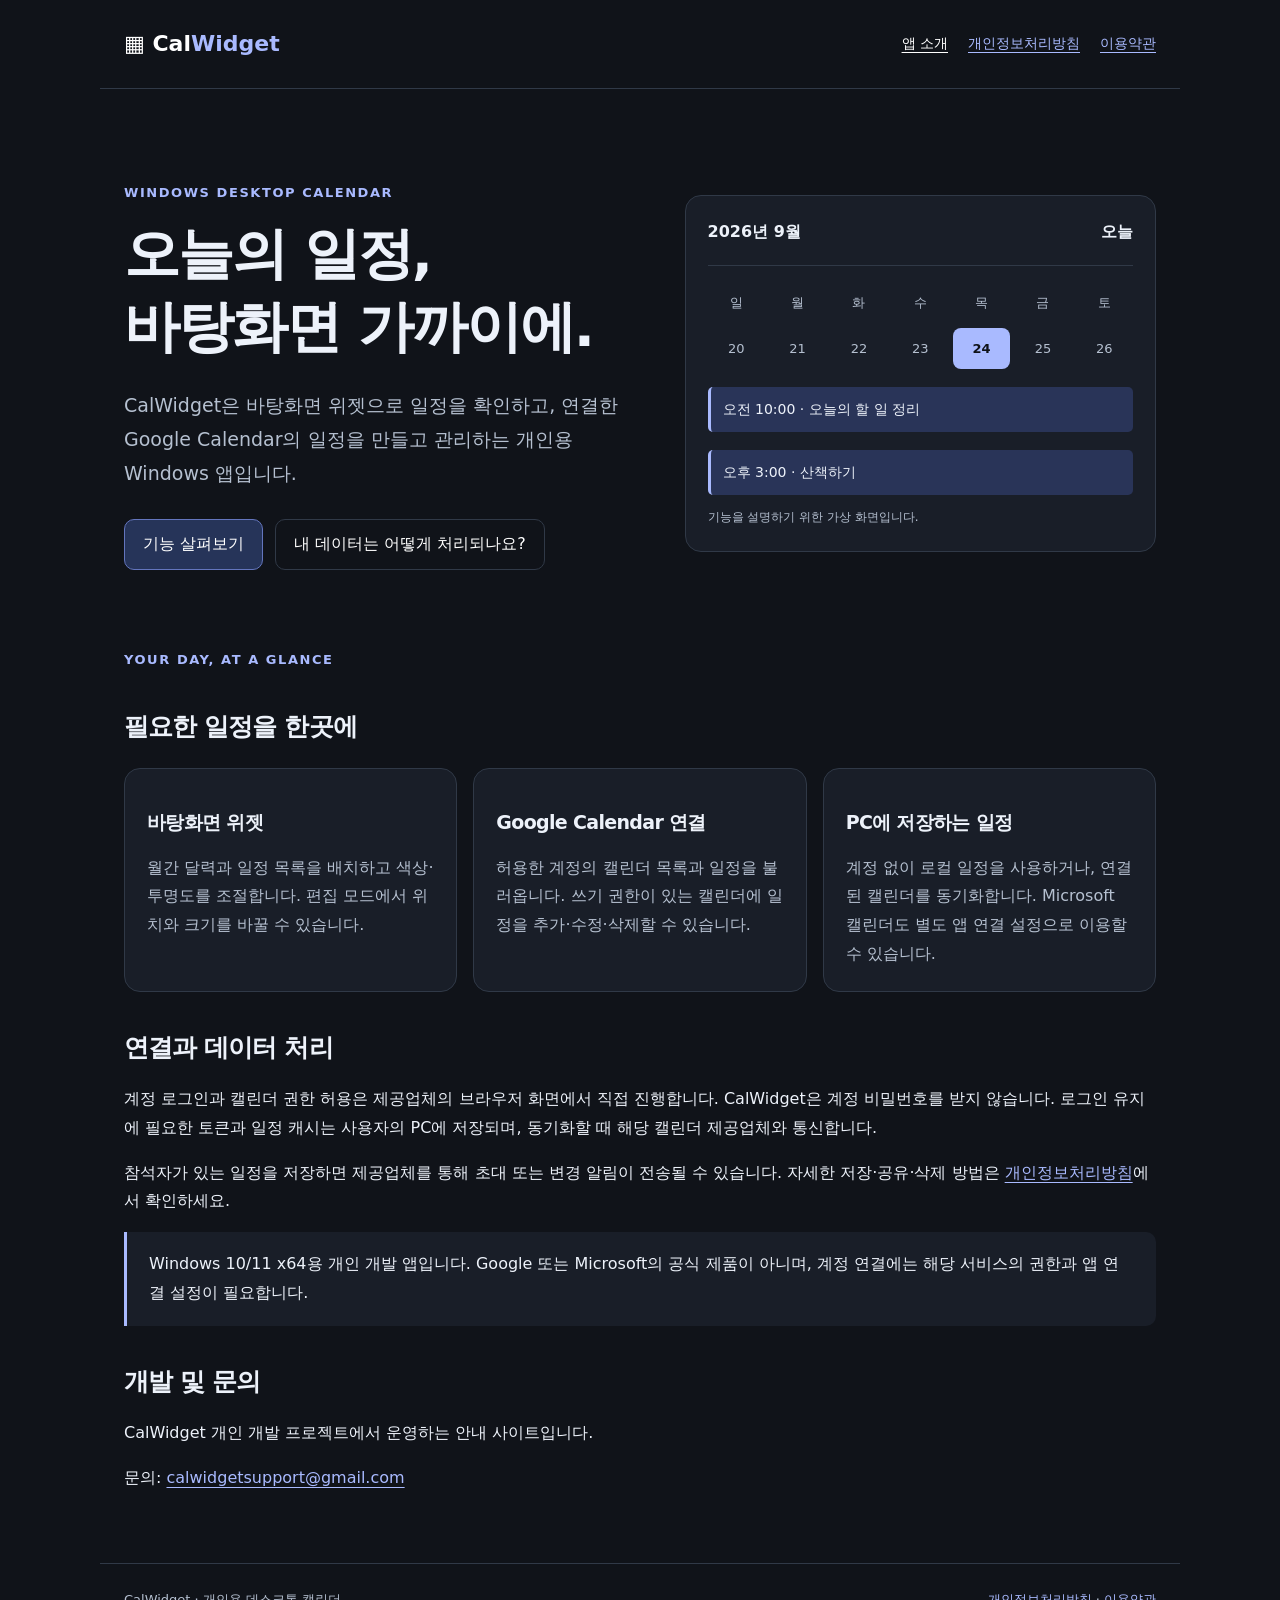
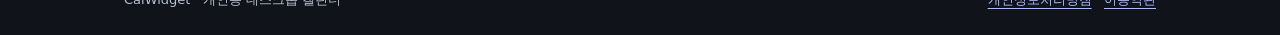
<file: index.html>
<!doctype html>
<html lang="ko"><head><meta name="google-site-verification" content="nTYqrsvhbCy41HVGqElW93qrGfR8SC0WwP6NBYtqBHs" /><meta charset="utf-8"><meta name="viewport" content="width=device-width,initial-scale=1"><meta name="description" content="CalWidget은 Windows 바탕화면에서 일정을 확인하고 Google Calendar와 동기화하는 개인용 캘린더 앱입니다."><title>CalWidget · 바탕화면에서 만나는 나의 일정</title><link rel="stylesheet" href="styles.css"></head>
<body><header><a class="brand" href="index.html">▦ Cal<span>Widget</span></a><nav aria-label="주 메뉴"><a href="index.html" aria-current="page">앱 소개</a><a href="privacy.html">개인정보처리방침</a><a href="terms.html">이용약관</a></nav></header>
<main><section class="hero"><div><p class="eyebrow">WINDOWS DESKTOP CALENDAR</p><h1>오늘의 일정,<br>바탕화면 가까이에.</h1><p class="lead">CalWidget은 바탕화면 위젯으로 일정을 확인하고, 연결한 Google Calendar의 일정을 만들고 관리하는 개인용 Windows 앱입니다.</p><a class="button" href="#features">기능 살펴보기</a><a class="button secondary" href="privacy.html">내 데이터는 어떻게 처리되나요?</a></div><div class="calendar" aria-label="가상 일정으로 구성한 캘린더 예시"><header><span>2026년 9월</span><span>오늘</span></header><div class="grid"><span>일</span><span>월</span><span>화</span><span>수</span><span>목</span><span>금</span><span>토</span><span>20</span><span>21</span><span>22</span><span>23</span><span class="today">24</span><span>25</span><span>26</span></div><div class="sample-event">오전 10:00 · 오늘의 할 일 정리</div><div class="sample-event">오후 3:00 · 산책하기</div><p class="caption">기능을 설명하기 위한 가상 화면입니다.</p></div></section>
<section id="features"><p class="eyebrow">YOUR DAY, AT A GLANCE</p><h2>필요한 일정을 한곳에</h2><div class="cards"><article class="card"><h3>바탕화면 위젯</h3><p>월간 달력과 일정 목록을 배치하고 색상·투명도를 조절합니다. 편집 모드에서 위치와 크기를 바꿀 수 있습니다.</p></article><article class="card"><h3>Google Calendar 연결</h3><p>허용한 계정의 캘린더 목록과 일정을 불러옵니다. 쓰기 권한이 있는 캘린더에 일정을 추가·수정·삭제할 수 있습니다.</p></article><article class="card"><h3>PC에 저장하는 일정</h3><p>계정 없이 로컬 일정을 사용하거나, 연결된 캘린더를 동기화합니다. Microsoft 캘린더도 별도 앱 연결 설정으로 이용할 수 있습니다.</p></article></div></section>
<section><h2>연결과 데이터 처리</h2><p>계정 로그인과 캘린더 권한 허용은 제공업체의 브라우저 화면에서 직접 진행합니다. CalWidget은 계정 비밀번호를 받지 않습니다. 로그인 유지에 필요한 토큰과 일정 캐시는 사용자의 PC에 저장되며, 동기화할 때 해당 캘린더 제공업체와 통신합니다.</p><p>참석자가 있는 일정을 저장하면 제공업체를 통해 초대 또는 변경 알림이 전송될 수 있습니다. 자세한 저장·공유·삭제 방법은 <a href="privacy.html">개인정보처리방침</a>에서 확인하세요.</p><div class="notice">Windows 10/11 x64용 개인 개발 앱입니다. Google 또는 Microsoft의 공식 제품이 아니며, 계정 연결에는 해당 서비스의 권한과 앱 연결 설정이 필요합니다.</div></section>
<section id="contact"><h2>개발 및 문의</h2><p>CalWidget 개인 개발 프로젝트에서 운영하는 안내 사이트입니다.</p><p class="contact">문의: <a data-contact href="mailto:calwidgetsupport@gmail.com">calwidgetsupport@gmail.com</a></p></section></main><footer><span>CalWidget · 개인용 데스크톱 캘린더</span><span><a href="privacy.html">개인정보처리방침</a> · <a href="terms.html">이용약관</a></span></footer></body></html>
</file>
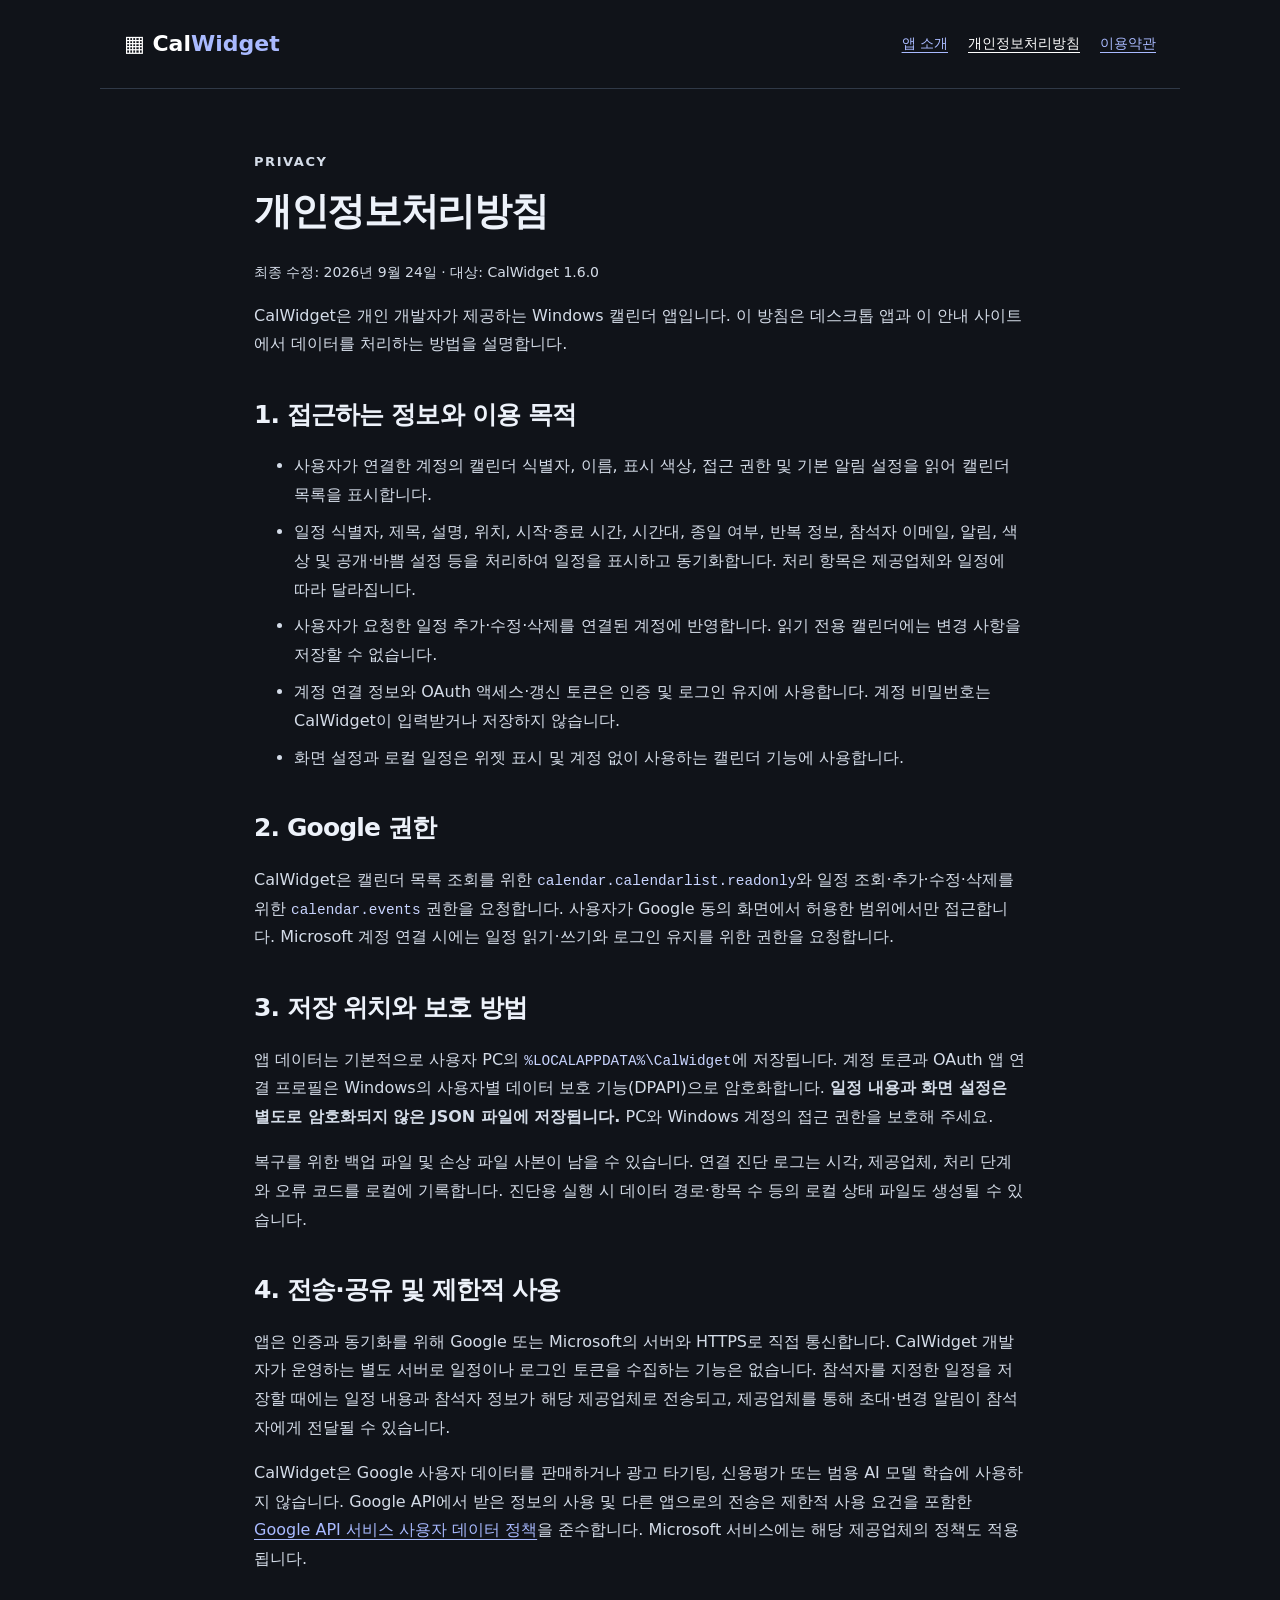
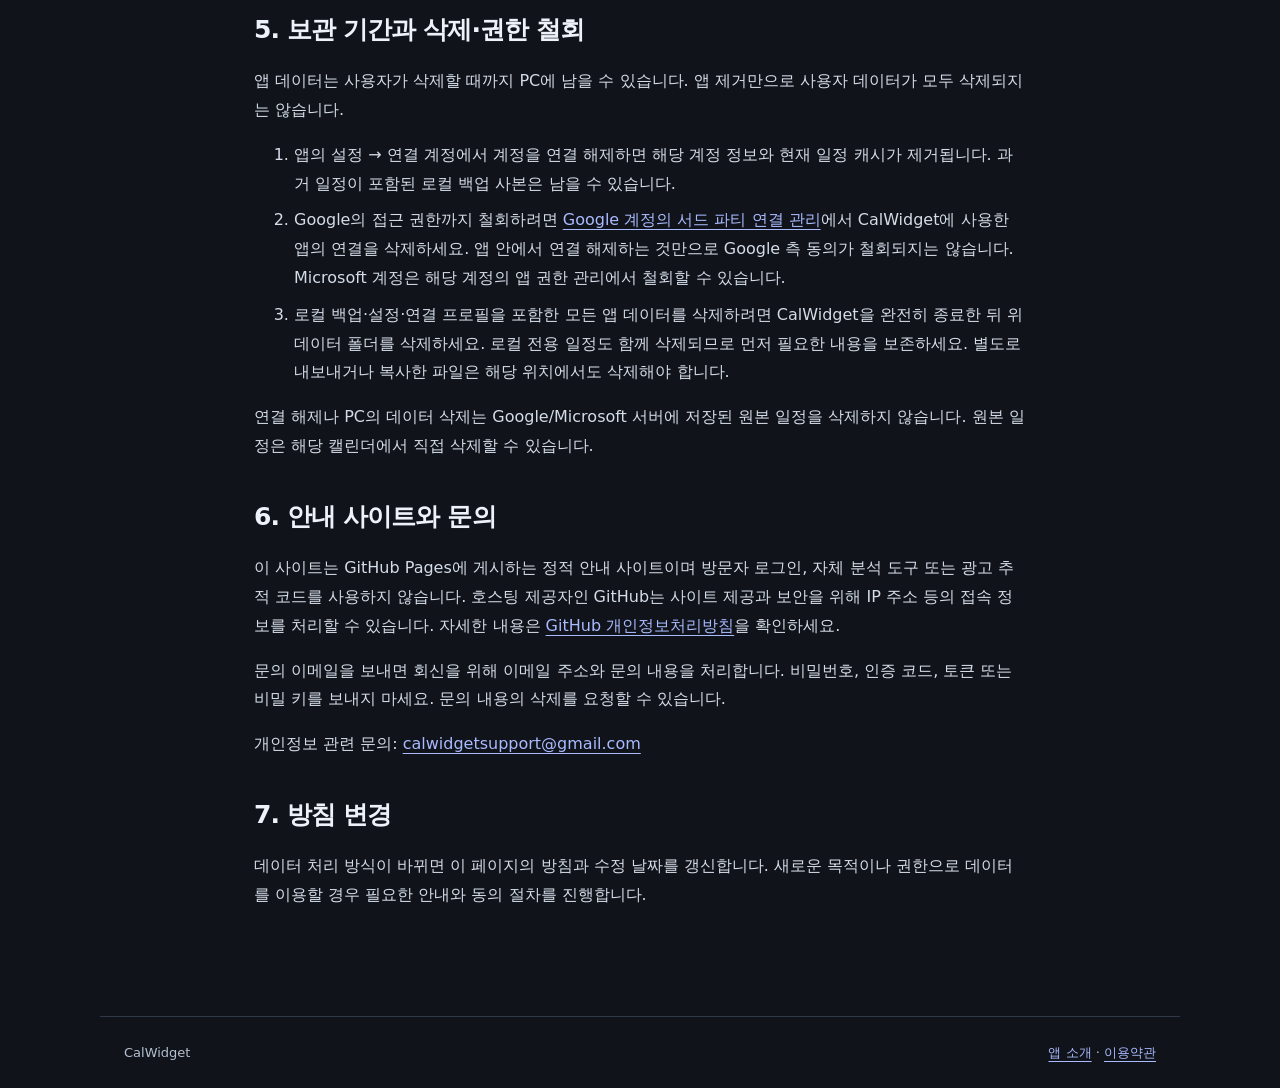
<file: privacy.html>
<!doctype html>
<html lang="ko"><head><meta charset="utf-8"><meta name="viewport" content="width=device-width,initial-scale=1"><meta name="description" content="CalWidget의 캘린더 데이터 접근, 사용, 저장, 공유 및 삭제 방법을 설명합니다."><title>개인정보처리방침 · CalWidget</title><link rel="stylesheet" href="styles.css"></head><body><header><a class="brand" href="index.html">▦ Cal<span>Widget</span></a><nav aria-label="주 메뉴"><a href="index.html">앱 소개</a><a href="privacy.html" aria-current="page">개인정보처리방침</a><a href="terms.html">이용약관</a></nav></header>
<main class="document"><p class="eyebrow">PRIVACY</p><h1>개인정보처리방침</h1><p class="date">최종 수정: 2026년 9월 24일 · 대상: CalWidget 1.6.0</p><p>CalWidget은 개인 개발자가 제공하는 Windows 캘린더 앱입니다. 이 방침은 데스크톱 앱과 이 안내 사이트에서 데이터를 처리하는 방법을 설명합니다.</p>
<h2>1. 접근하는 정보와 이용 목적</h2><ul><li>사용자가 연결한 계정의 캘린더 식별자, 이름, 표시 색상, 접근 권한 및 기본 알림 설정을 읽어 캘린더 목록을 표시합니다.</li><li>일정 식별자, 제목, 설명, 위치, 시작·종료 시간, 시간대, 종일 여부, 반복 정보, 참석자 이메일, 알림, 색상 및 공개·바쁨 설정 등을 처리하여 일정을 표시하고 동기화합니다. 처리 항목은 제공업체와 일정에 따라 달라집니다.</li><li>사용자가 요청한 일정 추가·수정·삭제를 연결된 계정에 반영합니다. 읽기 전용 캘린더에는 변경 사항을 저장할 수 없습니다.</li><li>계정 연결 정보와 OAuth 액세스·갱신 토큰은 인증 및 로그인 유지에 사용합니다. 계정 비밀번호는 CalWidget이 입력받거나 저장하지 않습니다.</li><li>화면 설정과 로컬 일정은 위젯 표시 및 계정 없이 사용하는 캘린더 기능에 사용합니다.</li></ul>
<h2>2. Google 권한</h2><p>CalWidget은 캘린더 목록 조회를 위한 <code>calendar.calendarlist.readonly</code>와 일정 조회·추가·수정·삭제를 위한 <code>calendar.events</code> 권한을 요청합니다. 사용자가 Google 동의 화면에서 허용한 범위에서만 접근합니다. Microsoft 계정 연결 시에는 일정 읽기·쓰기와 로그인 유지를 위한 권한을 요청합니다.</p>
<h2>3. 저장 위치와 보호 방법</h2><p>앱 데이터는 기본적으로 사용자 PC의 <code>%LOCALAPPDATA%\CalWidget</code>에 저장됩니다. 계정 토큰과 OAuth 앱 연결 프로필은 Windows의 사용자별 데이터 보호 기능(DPAPI)으로 암호화합니다. <strong>일정 내용과 화면 설정은 별도로 암호화되지 않은 JSON 파일에 저장됩니다.</strong> PC와 Windows 계정의 접근 권한을 보호해 주세요.</p><p>복구를 위한 백업 파일 및 손상 파일 사본이 남을 수 있습니다. 연결 진단 로그는 시각, 제공업체, 처리 단계와 오류 코드를 로컬에 기록합니다. 진단용 실행 시 데이터 경로·항목 수 등의 로컬 상태 파일도 생성될 수 있습니다.</p>
<h2>4. 전송·공유 및 제한적 사용</h2><p>앱은 인증과 동기화를 위해 Google 또는 Microsoft의 서버와 HTTPS로 직접 통신합니다. CalWidget 개발자가 운영하는 별도 서버로 일정이나 로그인 토큰을 수집하는 기능은 없습니다. 참석자를 지정한 일정을 저장할 때에는 일정 내용과 참석자 정보가 해당 제공업체로 전송되고, 제공업체를 통해 초대·변경 알림이 참석자에게 전달될 수 있습니다.</p><p>CalWidget은 Google 사용자 데이터를 판매하거나 광고 타기팅, 신용평가 또는 범용 AI 모델 학습에 사용하지 않습니다. Google API에서 받은 정보의 사용 및 다른 앱으로의 전송은 제한적 사용 요건을 포함한 <a href="https://developers.google.com/terms/api-services-user-data-policy">Google API 서비스 사용자 데이터 정책</a>을 준수합니다. Microsoft 서비스에는 해당 제공업체의 정책도 적용됩니다.</p>
<h2>5. 보관 기간과 삭제·권한 철회</h2><p>앱 데이터는 사용자가 삭제할 때까지 PC에 남을 수 있습니다. 앱 제거만으로 사용자 데이터가 모두 삭제되지는 않습니다.</p><ol><li>앱의 설정 → 연결 계정에서 계정을 연결 해제하면 해당 계정 정보와 현재 일정 캐시가 제거됩니다. 과거 일정이 포함된 로컬 백업 사본은 남을 수 있습니다.</li><li>Google의 접근 권한까지 철회하려면 <a href="https://myaccount.google.com/connections">Google 계정의 서드 파티 연결 관리</a>에서 CalWidget에 사용한 앱의 연결을 삭제하세요. 앱 안에서 연결 해제하는 것만으로 Google 측 동의가 철회되지는 않습니다. Microsoft 계정은 해당 계정의 앱 권한 관리에서 철회할 수 있습니다.</li><li>로컬 백업·설정·연결 프로필을 포함한 모든 앱 데이터를 삭제하려면 CalWidget을 완전히 종료한 뒤 위 데이터 폴더를 삭제하세요. 로컬 전용 일정도 함께 삭제되므로 먼저 필요한 내용을 보존하세요. 별도로 내보내거나 복사한 파일은 해당 위치에서도 삭제해야 합니다.</li></ol><p>연결 해제나 PC의 데이터 삭제는 Google/Microsoft 서버에 저장된 원본 일정을 삭제하지 않습니다. 원본 일정은 해당 캘린더에서 직접 삭제할 수 있습니다.</p>
<h2>6. 안내 사이트와 문의</h2><p>이 사이트는 GitHub Pages에 게시하는 정적 안내 사이트이며 방문자 로그인, 자체 분석 도구 또는 광고 추적 코드를 사용하지 않습니다. 호스팅 제공자인 GitHub는 사이트 제공과 보안을 위해 IP 주소 등의 접속 정보를 처리할 수 있습니다. 자세한 내용은 <a href="https://docs.github.com/en/site-policy/privacy-policies/github-general-privacy-statement">GitHub 개인정보처리방침</a>을 확인하세요.</p><p>문의 이메일을 보내면 회신을 위해 이메일 주소와 문의 내용을 처리합니다. 비밀번호, 인증 코드, 토큰 또는 비밀 키를 보내지 마세요. 문의 내용의 삭제를 요청할 수 있습니다.</p><p class="contact">개인정보 관련 문의: <a data-contact href="mailto:calwidgetsupport@gmail.com">calwidgetsupport@gmail.com</a></p>
<h2>7. 방침 변경</h2><p>데이터 처리 방식이 바뀌면 이 페이지의 방침과 수정 날짜를 갱신합니다. 새로운 목적이나 권한으로 데이터를 이용할 경우 필요한 안내와 동의 절차를 진행합니다.</p></main><footer><span>CalWidget</span><span><a href="index.html">앱 소개</a> · <a href="terms.html">이용약관</a></span></footer></body></html>
</file>
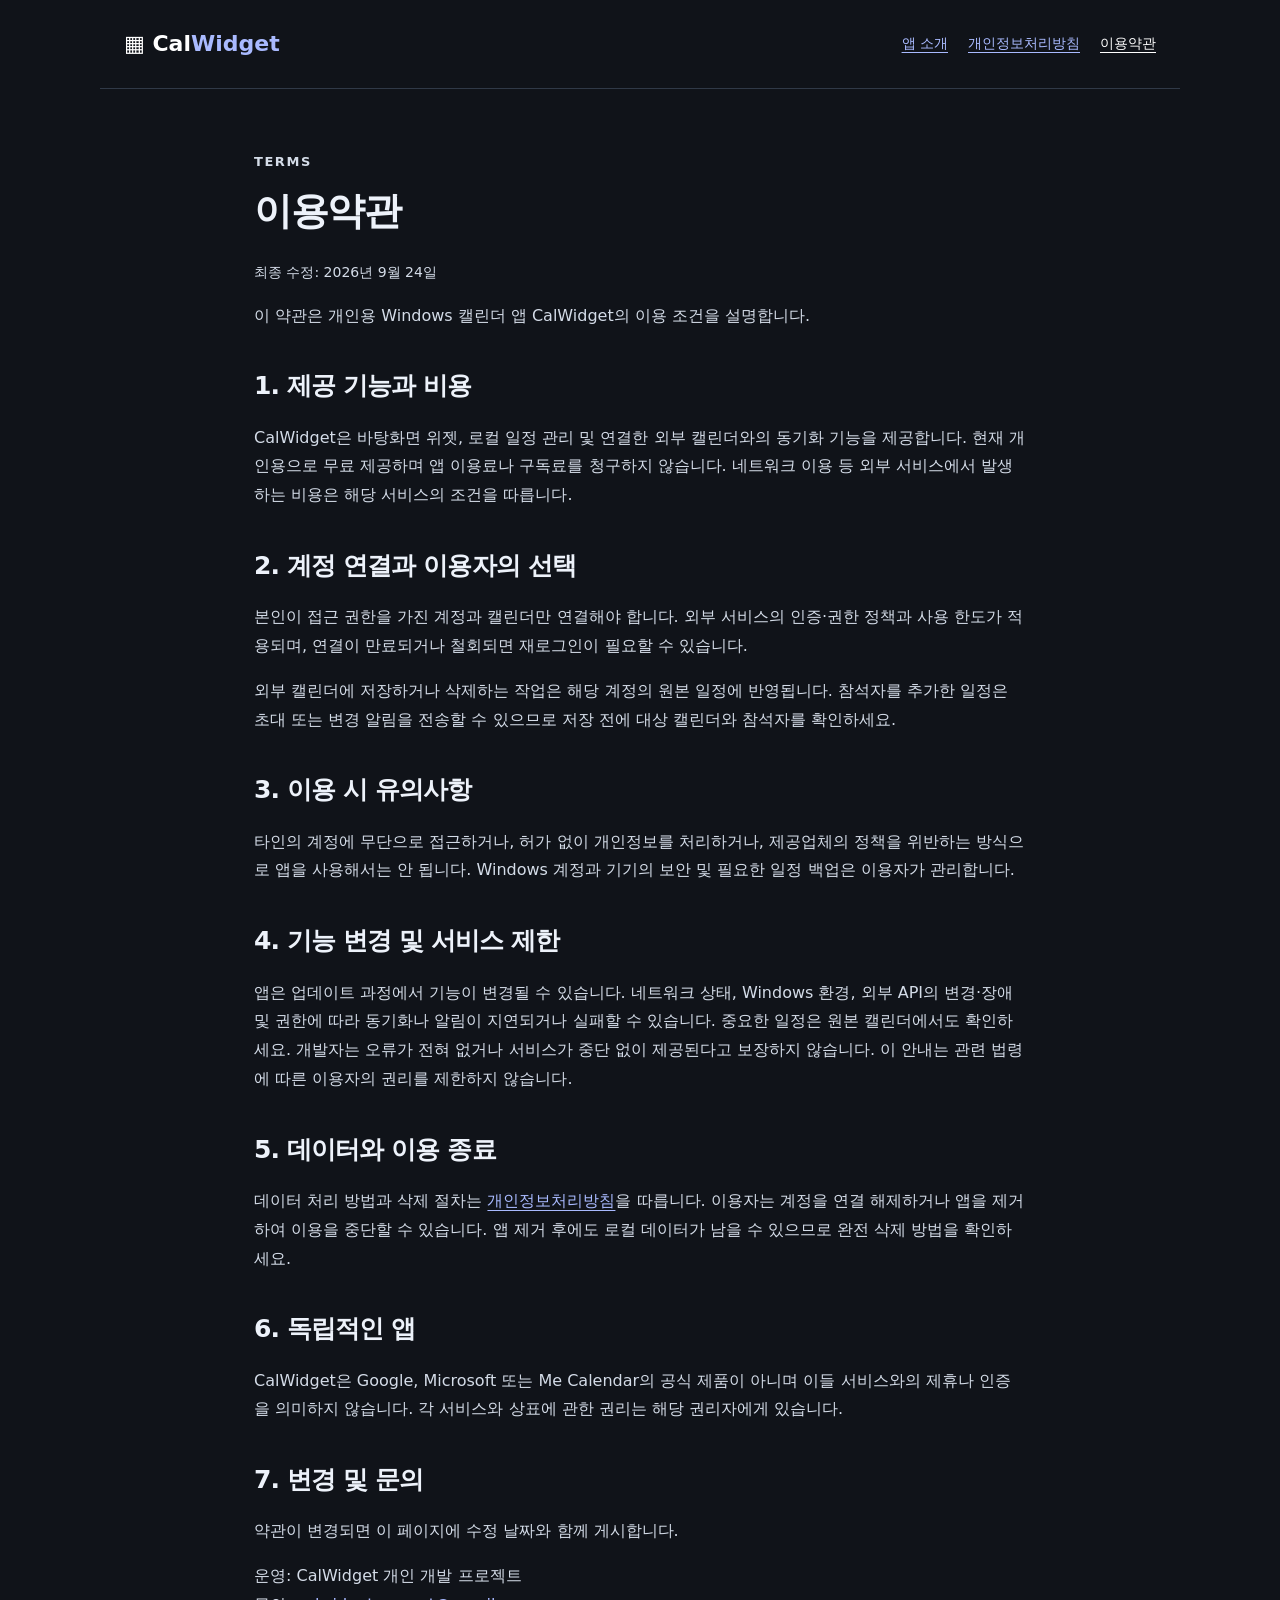
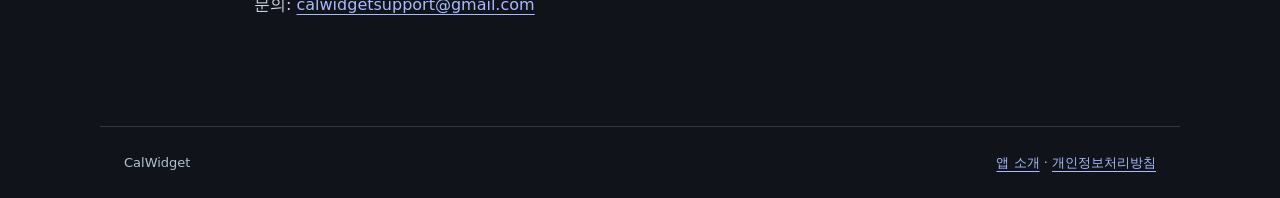
<file: terms.html>
<!doctype html>
<html lang="ko"><head><meta charset="utf-8"><meta name="viewport" content="width=device-width,initial-scale=1"><meta name="description" content="CalWidget의 개인용 캘린더 기능, 계정 연결 및 이용 조건을 설명합니다."><title>이용약관 · CalWidget</title><link rel="stylesheet" href="styles.css"></head><body><header><a class="brand" href="index.html">▦ Cal<span>Widget</span></a><nav aria-label="주 메뉴"><a href="index.html">앱 소개</a><a href="privacy.html">개인정보처리방침</a><a href="terms.html" aria-current="page">이용약관</a></nav></header><main class="document"><p class="eyebrow">TERMS</p><h1>이용약관</h1><p class="date">최종 수정: 2026년 9월 24일</p><p>이 약관은 개인용 Windows 캘린더 앱 CalWidget의 이용 조건을 설명합니다.</p><h2>1. 제공 기능과 비용</h2><p>CalWidget은 바탕화면 위젯, 로컬 일정 관리 및 연결한 외부 캘린더와의 동기화 기능을 제공합니다. 현재 개인용으로 무료 제공하며 앱 이용료나 구독료를 청구하지 않습니다. 네트워크 이용 등 외부 서비스에서 발생하는 비용은 해당 서비스의 조건을 따릅니다.</p><h2>2. 계정 연결과 이용자의 선택</h2><p>본인이 접근 권한을 가진 계정과 캘린더만 연결해야 합니다. 외부 서비스의 인증·권한 정책과 사용 한도가 적용되며, 연결이 만료되거나 철회되면 재로그인이 필요할 수 있습니다.</p><p>외부 캘린더에 저장하거나 삭제하는 작업은 해당 계정의 원본 일정에 반영됩니다. 참석자를 추가한 일정은 초대 또는 변경 알림을 전송할 수 있으므로 저장 전에 대상 캘린더와 참석자를 확인하세요.</p><h2>3. 이용 시 유의사항</h2><p>타인의 계정에 무단으로 접근하거나, 허가 없이 개인정보를 처리하거나, 제공업체의 정책을 위반하는 방식으로 앱을 사용해서는 안 됩니다. Windows 계정과 기기의 보안 및 필요한 일정 백업은 이용자가 관리합니다.</p><h2>4. 기능 변경 및 서비스 제한</h2><p>앱은 업데이트 과정에서 기능이 변경될 수 있습니다. 네트워크 상태, Windows 환경, 외부 API의 변경·장애 및 권한에 따라 동기화나 알림이 지연되거나 실패할 수 있습니다. 중요한 일정은 원본 캘린더에서도 확인하세요. 개발자는 오류가 전혀 없거나 서비스가 중단 없이 제공된다고 보장하지 않습니다. 이 안내는 관련 법령에 따른 이용자의 권리를 제한하지 않습니다.</p><h2>5. 데이터와 이용 종료</h2><p>데이터 처리 방법과 삭제 절차는 <a href="privacy.html">개인정보처리방침</a>을 따릅니다. 이용자는 계정을 연결 해제하거나 앱을 제거하여 이용을 중단할 수 있습니다. 앱 제거 후에도 로컬 데이터가 남을 수 있으므로 완전 삭제 방법을 확인하세요.</p><h2>6. 독립적인 앱</h2><p>CalWidget은 Google, Microsoft 또는 Me Calendar의 공식 제품이 아니며 이들 서비스와의 제휴나 인증을 의미하지 않습니다. 각 서비스와 상표에 관한 권리는 해당 권리자에게 있습니다.</p><h2>7. 변경 및 문의</h2><p>약관이 변경되면 이 페이지에 수정 날짜와 함께 게시합니다.</p><p class="contact">운영: CalWidget 개인 개발 프로젝트<br>문의: <a data-contact href="mailto:calwidgetsupport@gmail.com">calwidgetsupport@gmail.com</a></p></main><footer><span>CalWidget</span><span><a href="index.html">앱 소개</a> · <a href="privacy.html">개인정보처리방침</a></span></footer></body></html>
</file>
<file: styles.css>
:root{color-scheme:dark;--bg:#101319;--panel:#191e28;--line:#303947;--text:#edf2fa;--muted:#b5c0d0;--accent:#a9baff}*{box-sizing:border-box}body{margin:0;background:var(--bg);color:var(--text);font:16px/1.8 system-ui,-apple-system,"Segoe UI","Malgun Gothic",sans-serif}a{color:var(--accent);text-underline-offset:4px}a:hover{color:white}a:focus-visible{outline:3px solid var(--accent);outline-offset:5px}header,main,footer{max-width:1080px;margin:auto;padding:24px}header{display:flex;align-items:center;justify-content:space-between;gap:20px;border-bottom:1px solid var(--line)}.brand{font-size:22px;font-weight:750;text-decoration:none;color:white}.brand span{color:var(--accent)}nav{display:flex;flex-wrap:wrap;gap:20px;font-size:14px}nav a[aria-current=page]{color:white}h1,h2,h3{line-height:1.3;letter-spacing:-.035em}h1{font-size:clamp(34px,5vw,56px);margin:14px 0 24px}h2{font-size:25px;margin-top:40px}h3{font-size:19px}.eyebrow{color:var(--accent);font-size:13px;letter-spacing:.12em;font-weight:700}.lead{font-size:19px;color:var(--muted);max-width:580px}.hero{display:grid;grid-template-columns:1.1fr 1fr;gap:42px;align-items:center;padding:55px 0}.button{display:inline-block;border:1px solid #6375bd;border-radius:10px;padding:10px 18px;text-decoration:none;margin:10px 12px 10px 0;background:#263459;color:white}.secondary{background:transparent;border-color:var(--line)}.cards{display:grid;grid-template-columns:repeat(3,1fr);gap:16px;margin:24px 0 40px}.card,.calendar{background:var(--panel);border:1px solid var(--line);border-radius:16px;padding:22px}.card p{color:var(--muted);margin-bottom:0}.calendar header{padding:0 0 18px;font-weight:700}.grid{display:grid;grid-template-columns:repeat(7,1fr);gap:4px;margin-top:16px}.grid span{text-align:center;padding:9px 0;font-size:13px;color:var(--muted)}.grid .today{background:#a9baff;border-radius:8px;color:#101319;font-weight:700}.sample-event{margin-top:18px;background:#293458;border-left:3px solid #a9baff;padding:10px 12px;border-radius:5px;font-size:14px}.caption{font-size:12px;color:var(--muted);margin:12px 0 0}.notice{padding:18px 22px;border-left:3px solid var(--accent);background:var(--panel);border-radius:0 10px 10px 0}.document{max-width:820px;padding-top:48px;padding-bottom:60px}.document h1{font-size:38px}.document p,.document li{color:#d4dce8}.date{color:var(--muted);font-size:14px}li{margin:8px 0}code{font-size:.9em;overflow-wrap:anywhere;color:#c8d4ff}footer{border-top:1px solid var(--line);color:var(--muted);font-size:13px;margin-top:30px;display:flex;justify-content:space-between;gap:16px;flex-wrap:wrap}.contact{overflow-wrap:anywhere}@media(max-width:700px){header{align-items:flex-start;flex-direction:column}.hero{grid-template-columns:1fr;padding:30px 0;gap:25px}.cards{grid-template-columns:1fr}main,header,footer{padding:20px}nav{gap:14px}.document h1{font-size:31px}}@media(prefers-reduced-motion:no-preference){a{transition:color .15s,background .15s}}
</file>
